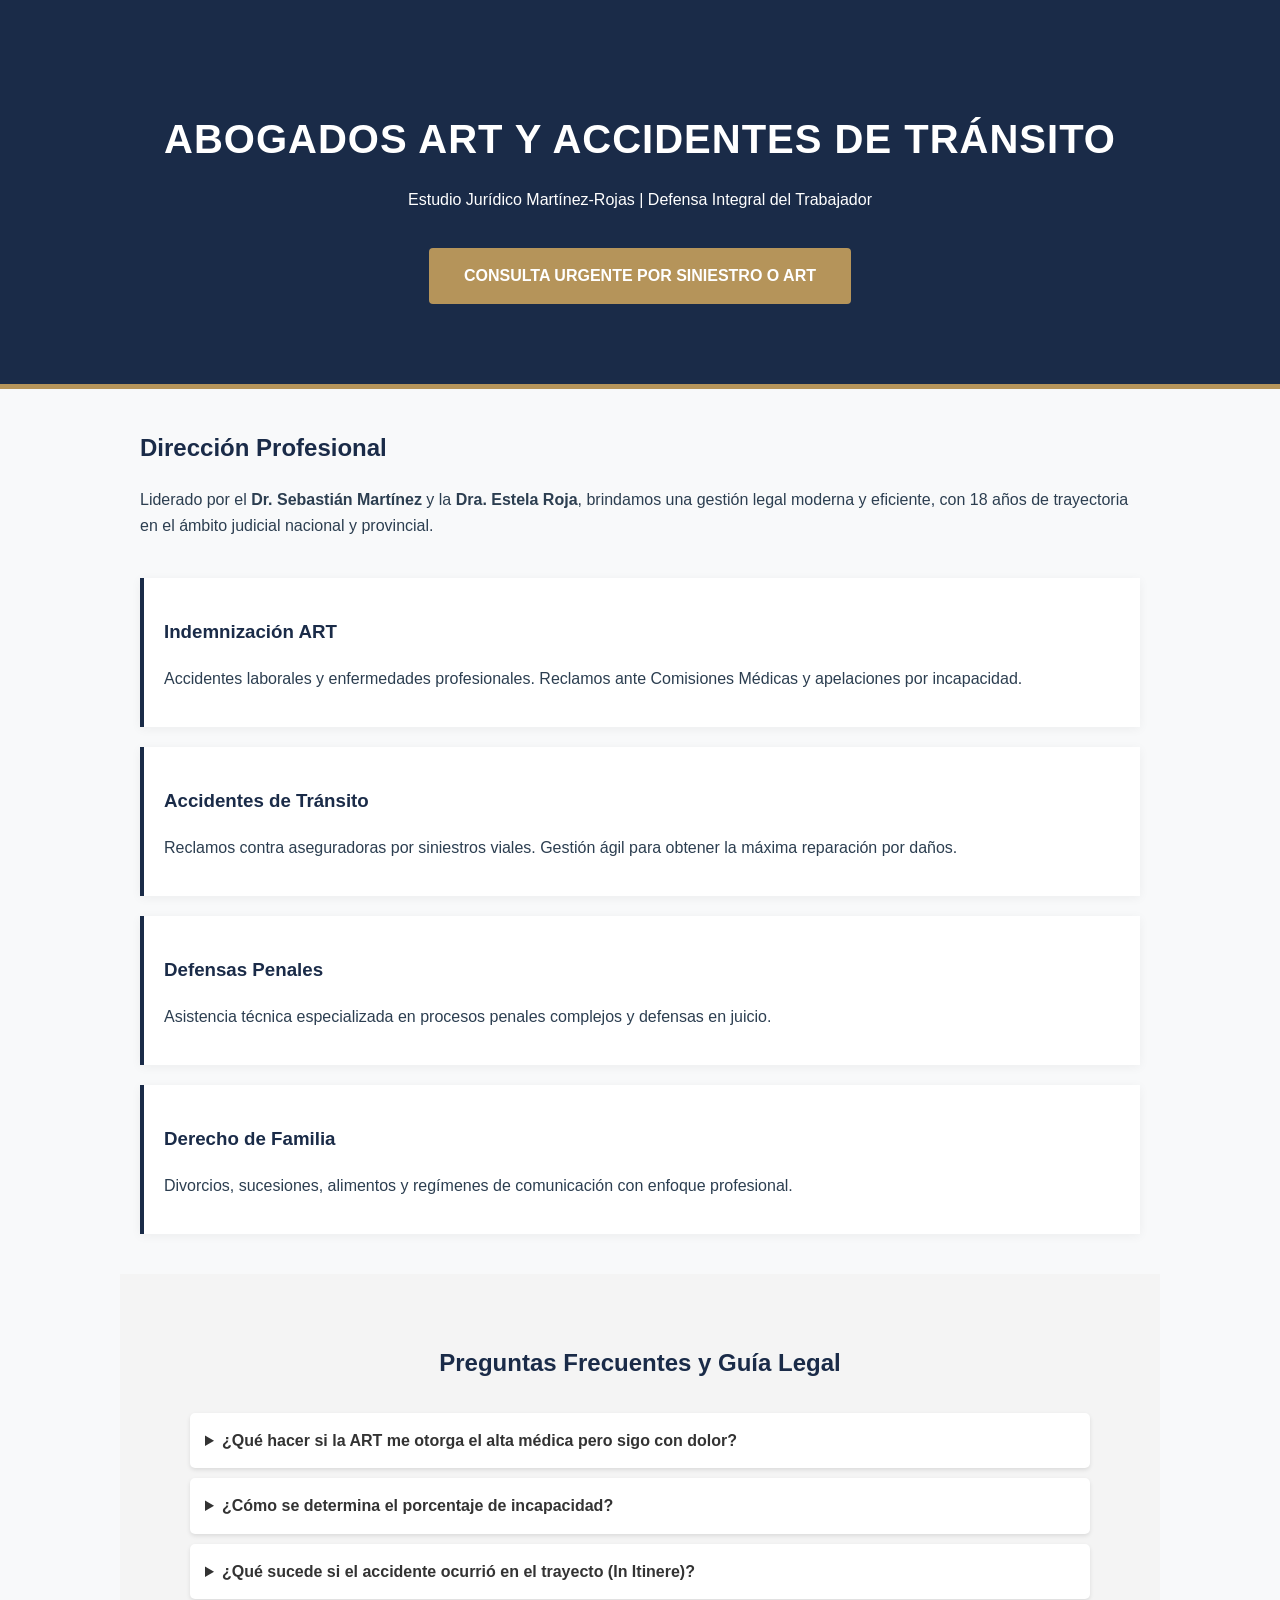
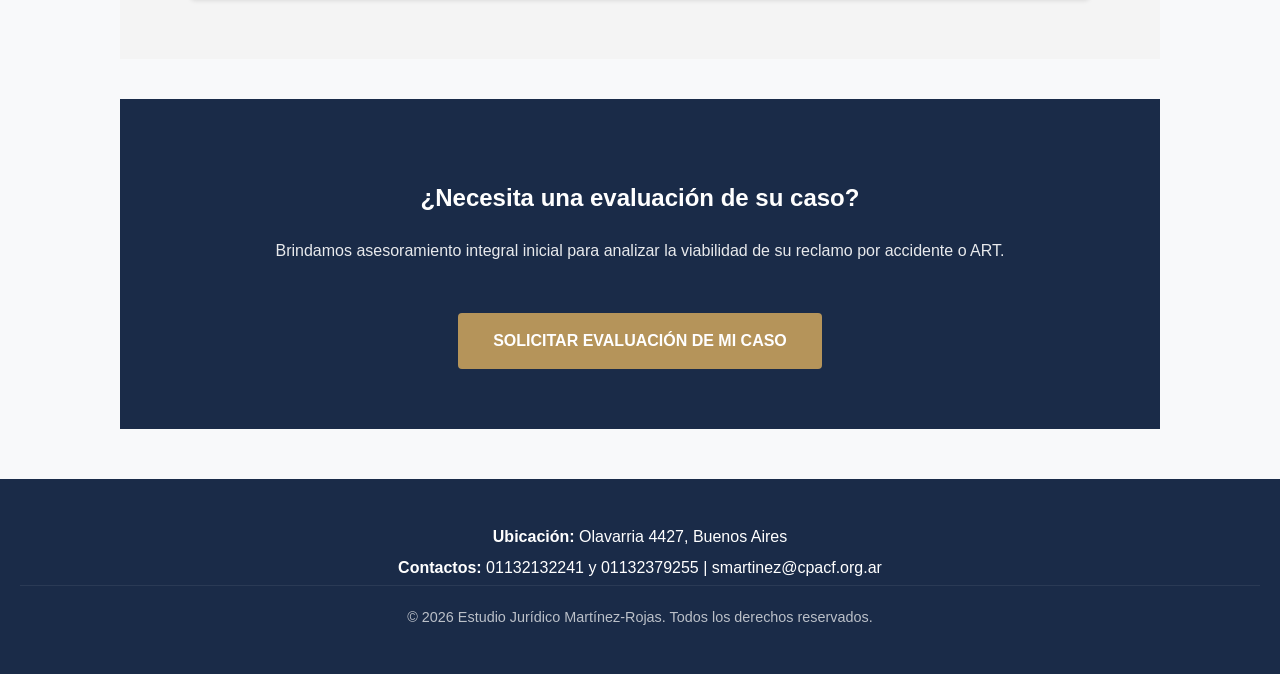
<file: index.html>
<!DOCTYPE html>
<html lang="es">
<head>
    <meta charset="UTF-8">
    <meta name="viewport" content="width=device-width, initial-scale=1.0">
    <title>Abogado ART y Accidentes | Estudio Jurídico Martínez-Rojas</title>
    <meta name="google-site-verification" content="OYTx05rx5CZ7Klqr45j2w-Te7OwtsOGaZHKKDYVaZOk" />
    <meta name="description" content="¿Tuviste un accidente de trabajo o vial? Estudio Jurídico Martínez-Rojas: Especialistas en reclamos a ART, Accidentes de Tránsito y Derecho Penal. 18 años de experiencia. Consulta profesional.">
    <meta name="keywords" content="Abogado ART, Accidentes de Tránsito, Abogado Laboral, Indemnización ART, Estudio Jurídico Martínez Rojas, Abogado Penalista">
    
    <meta property="og:title" content="Estudio Jurídico Martínez-Rojas | Abogado ART">
    <meta property="og:description" content="Asesoría legal integral. Especialistas en Accidentes y ART. Consulta hoy mismo.">
    <meta property="og:url" content="https://sebastian-m-martinez.github.io/Estudio-Juridico-Martinez-Rojas/">
    
    <link rel="stylesheet" href="estilo.css">

    <script type="application/ld+json">
    {
      "@context": "https://schema.org",
      "@type": "LegalService",
      "name": "Estudio Jurídico Martínez-Rojas",
      "description": "Especialistas en Accidentes de Tránsito, ART y Derecho Penal.",
      "address": {
        "@type": "PostalAddress",
        "streetAddress": "Olavarria 4427",
        "addressLocality": "Buenos Aires",
        "addressCountry": "AR"
      },
      "telephone": "+541132132241",
      "url": "https://sebastian-m-martinez.github.io/Estudio-Juridico-Martinez-Rojas/",
      "priceRange": "$$"
    }
    </script>
</head>
<body>
    <header class="hero">
        <div class="overlay">
            <h1>ABOGADOS ART Y ACCIDENTES DE TRÁNSITO</h1>
            <p class="subtitle">Estudio Jurídico Martínez-Rojas | Defensa Integral del Trabajador</p>
            <a href="https://wa.me/541132132241" class="btn-primary">Consulta Urgente por Siniestro o ART</a>
        </div>
    </header>

    <section class="founders">
        <h2>Dirección Profesional</h2>
        <p>Liderado por el <strong>Dr. Sebastián Martínez</strong> y la <strong>Dra. Estela Roja</strong>, brindamos una gestión legal moderna y eficiente, con 18 años de trayectoria en el ámbito judicial nacional y provincial.</p>
    </section>

    <section class="grid-services">
        <div class="card">
            <h3>Indemnización ART</h3>
            <p>Accidentes laborales y enfermedades profesionales. Reclamos ante Comisiones Médicas y apelaciones por incapacidad.</p>
        </div>
        <div class="card">
            <h3>Accidentes de Tránsito</h3>
            <p>Reclamos contra aseguradoras por siniestros viales. Gestión ágil para obtener la máxima reparación por daños.</p>
        </div>
        <div class="card">
            <h3>Defensas Penales</h3>
            <p>Asistencia técnica especializada en procesos penales complejos y defensas en juicio.</p>
        </div>
        <div class="card">
            <h3>Derecho de Familia</h3>
            <p>Divorcios, sucesiones, alimentos y regímenes de comunicación con enfoque profesional.</p>
        </div>
    </section>

    <section class="faq" style="padding: 50px 20px; background: #f4f4f4; line-height: 1.6;">
        <h2 style="text-align: center; color: #1a2b48; margin-bottom: 30px;">Preguntas Frecuentes y Guía Legal</h2>
        <div style="max-width: 900px; margin: 0 auto;">
            
            <details style="background: white; padding: 15px; margin-bottom: 10px; border-radius: 5px; box-shadow: 0 2px 4px rgba(0,0,0,0.1); cursor: pointer;">
                <summary style="font-weight: bold; color: #333;">¿Qué hacer si la ART me otorga el alta médica pero sigo con dolor?</summary>
                <div style="padding-top: 10px;">
                    <p>Si la ART dictamina el alta médica y usted no está recuperado, es fundamental realizar la divergencia en las prestaciones. Nuestro estudio evalúa su cuadro clínico para asegurar que el tratamiento continúe.</p>
                </div>
            </details>

            <details style="background: white; padding: 15px; margin-bottom: 10px; border-radius: 5px; box-shadow: 0 2px 4px rgba(0,0,0,0.1); cursor: pointer;">
                <summary style="font-weight: bold; color: #333;">¿Cómo se determina el porcentaje de incapacidad?</summary>
                <div style="padding-top: 10px;">
                    <p>La incapacidad se establece mediante Juntas Médicas. Es vital contar con asesoramiento legal para que los baremos de ley se apliquen correctamente y la indemnización sea justa.</p>
                </div>
            </details>

            <details style="background: white; padding: 15px; margin-bottom: 10px; border-radius: 5px; box-shadow: 0 2px 4px rgba(0,0,0,0.1); cursor: pointer;">
                <summary style="font-weight: bold; color: #333;">¿Qué sucede si el accidente ocurrió en el trayecto (In Itinere)?</summary>
                <div style="padding-top: 10px;">
                    <p>Los accidentes entre el domicilio y el trabajo están cubiertos por la Ley de Riesgos del Trabajo. La gestión de estos siniestros requiere documentación precisa para evitar rechazos.</p>
                </div>
            </details>

        </div>
    </section>

    <section class="final-cta" style="text-align: center; padding: 60px 20px; background-color: #1a2b48; color: white;">
        <h2 style="color: white; margin-bottom: 20px;">¿Necesita una evaluación de su caso?</h2>
        <p style="margin-bottom: 30px; opacity: 0.9;">Brindamos asesoramiento integral inicial para analizar la viabilidad de su reclamo por accidente o ART.</p>
        <a href="https://wa.me/541132132241" class="btn-primary">Solicitar Evaluación de mi Caso</a>
    </section>

    <footer>
        <div class="footer-content">
            <p><strong>Ubicación:</strong> Olavarria 4427, Buenos Aires</p>
            <p><strong>Contactos:</strong> 01132132241 y 01132379255 | smartinez@cpacf.org.ar</p>
            <p class="copyright">
                &copy; 2026 Estudio Jurídico Martínez-Rojas. Todos los derechos reservados.
            </p>
        </div>
    </footer>
</body>
</html>
</file>
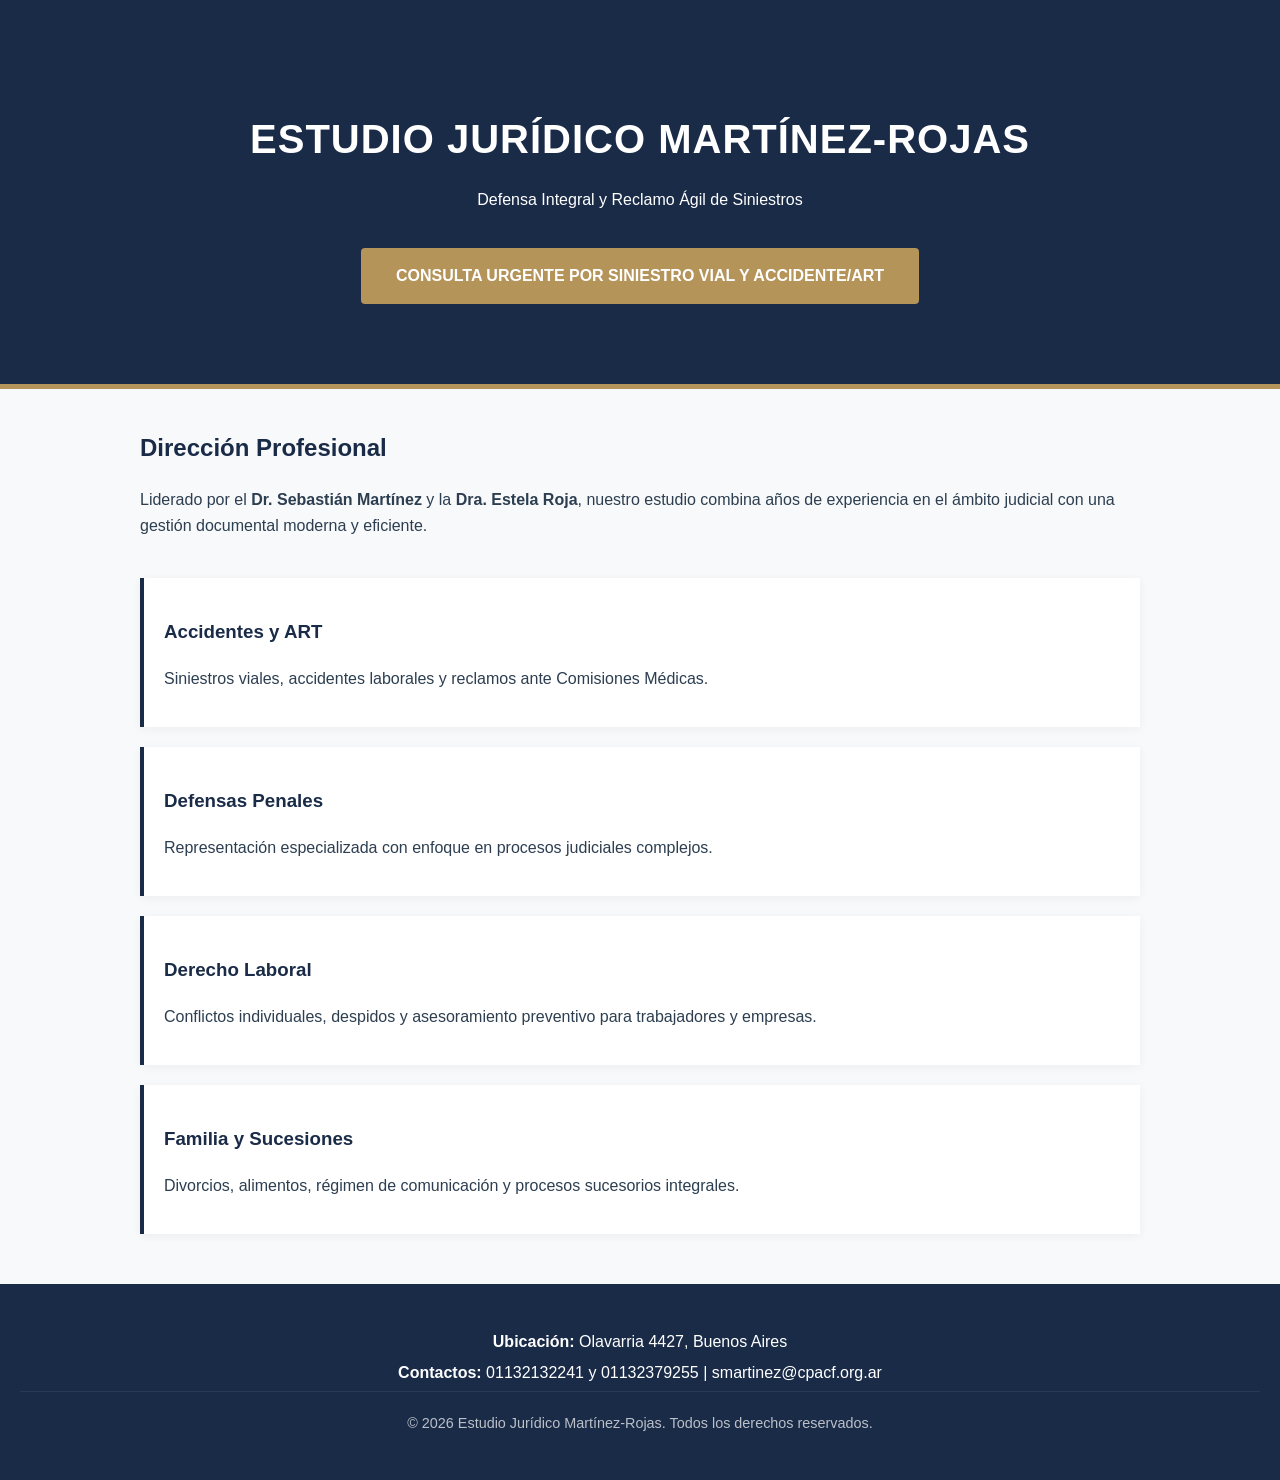
<file: landingpage.html>
<!DOCTYPE html>
<html lang="es">
<head>
    <meta charset="UTF-8">
    <meta name="viewport" content="width=device-width, initial-scale=1.0">
    <title>Martínez-Rojas | Especialistas en Accidentes, ART y Derecho Integral</title>
    <link rel="stylesheet" href="estilo.css">
</head>
<body>
    <header class="hero">
        <div class="overlay">
            <h1>ESTUDIO JURÍDICO MARTÍNEZ-ROJAS</h1>
            <p class="subtitle">Defensa Integral y Reclamo Ágil de Siniestros</p>
            <a href="https://wa.me/541132132241" class="btn-primary">Consulta Urgente por Siniestro vial y Accidente/ART</a>
        </div>
    </header>

    <section class="founders">
        <h2>Dirección Profesional</h2>
        <p>Liderado por el <strong>Dr. Sebastián Martínez</strong> y la <strong>Dra. Estela Roja</strong>, nuestro estudio combina años de experiencia en el ámbito judicial con una gestión documental moderna y eficiente.</p>
    </section>

    <section class="grid-services">
        <div class="card">
            <h3>Accidentes y ART</h3>
            <p>Siniestros viales, accidentes laborales y reclamos ante Comisiones Médicas.</p>
        </div>
        <div class="card">
            <h3>Defensas Penales</h3>
            <p>Representación especializada con enfoque en procesos judiciales complejos.</p>
        </div>
        <div class="card">
            <h3>Derecho Laboral</h3>
            <p>Conflictos individuales, despidos y asesoramiento preventivo para trabajadores y empresas.</p>
        </div>
        <div class="card">
            <h3>Familia y Sucesiones</h3>
            <p>Divorcios, alimentos, régimen de comunicación y procesos sucesorios integrales.</p>
        </div>
    </section>

   <footer>
    <div class="footer-content">
        <p><strong>Ubicación:</strong> Olavarria 4427, Buenos Aires</p>
        <p><strong>Contactos:</strong> 01132132241 y 01132379255 | smartinez@cpacf.org.ar</p>
        <p class="copyright">
            &copy; 2026 Estudio Jurídico Martínez-Rojas. Todos los derechos reservados.
        </p>
    </div>
</footer>
</body>
</html>
</file>
<file: estilo.css>
/* 1. CONFIGURACIÓN GENERAL */
body {
    font-family: 'Segoe UI', Roboto, Helvetica, Arial, sans-serif;
    background-color: #f8f9fa; /* Fondo gris perla */
    color: #2c3e50;
    margin: 0;
    line-height: 1.6;
}

/* 2. ENCABEZADO (HERO) */
.hero {
    background-color: #1a2b48; /* Azul Institucional Martínez-Rojas */
    color: #ffffff;
    padding: 80px 20px;
    text-align: center;
    border-bottom: 5px solid #b5945a; /* Detalle Dorado */
}

.hero h1 {
    font-size: 2.5rem;
    margin-bottom: 10px;
    letter-spacing: 1px;
}

/* 3. BOTÓN DE ACCIÓN CON ANIMACIÓN VIVA */
/* Definición de la animación: Pulso de sombra + Brillo interno */
@keyframes pulso-vivo {
    0% {
        box-shadow: 0 0 0 0 rgba(181, 148, 90, 0.8);
        filter: brightness(1);
    }
    50% {
        filter: brightness(1.2); /* El botón brilla un poquito en el medio del ciclo */
    }
    70% {
        box-shadow: 0 0 0 20px rgba(181, 148, 90, 0);
        filter: brightness(1);
    }
    100% {
        box-shadow: 0 0 0 0 rgba(181, 148, 90, 0);
    }
}

.btn-primary {
    display: inline-block;
    background-color: #b5945a; 
    color: white;
    padding: 15px 35px;
    text-decoration: none;
    font-weight: bold;
    border-radius: 4px;
    margin-top: 20px;
    text-transform: uppercase;
    transition: all 0.3s ease;
    
    /* SE ACTIVA SOLO: Pulsa y brilla cada 2 segundos infinitamente */
    animation: pulso-vivo 2s infinite;
}

.btn-primary:hover {
    background-color: #d4af37;
    transform: scale(1.05);
    animation: none; /* Opcional: se detiene el pulso cuando el usuario ya lo "atrapó" con el cursor */
}

/* 4. SECCIONES Y TARJETAS DE SERVICIOS */
section {
    max-width: 1000px;
    margin: 40px auto;
    padding: 0 20px;
}

.card {
    background: white;
    border-left: 4px solid #1a2b48;
    padding: 20px;
    margin-bottom: 20px;
    box-shadow: 0 2px 10px rgba(0,0,0,0.05);
}

h2, h3 {
    color: #1a2b48;
}

/* 5. FOOTER CENTRADO Y COPYRIGHT */
footer {
    background-color: #1a2b48;
    color: #ffffff;
    text-align: center; 
    padding: 40px 20px;
    margin-top: 50px;
}

.footer-content p {
    margin: 5px 0;
}

.copyright {
    font-size: 0.9rem;
    opacity: 0.7;
    margin-top: 20px;
    border-top: 1px solid rgba(255, 255, 255, 0.1);
    padding-top: 20px;
}
</file>
